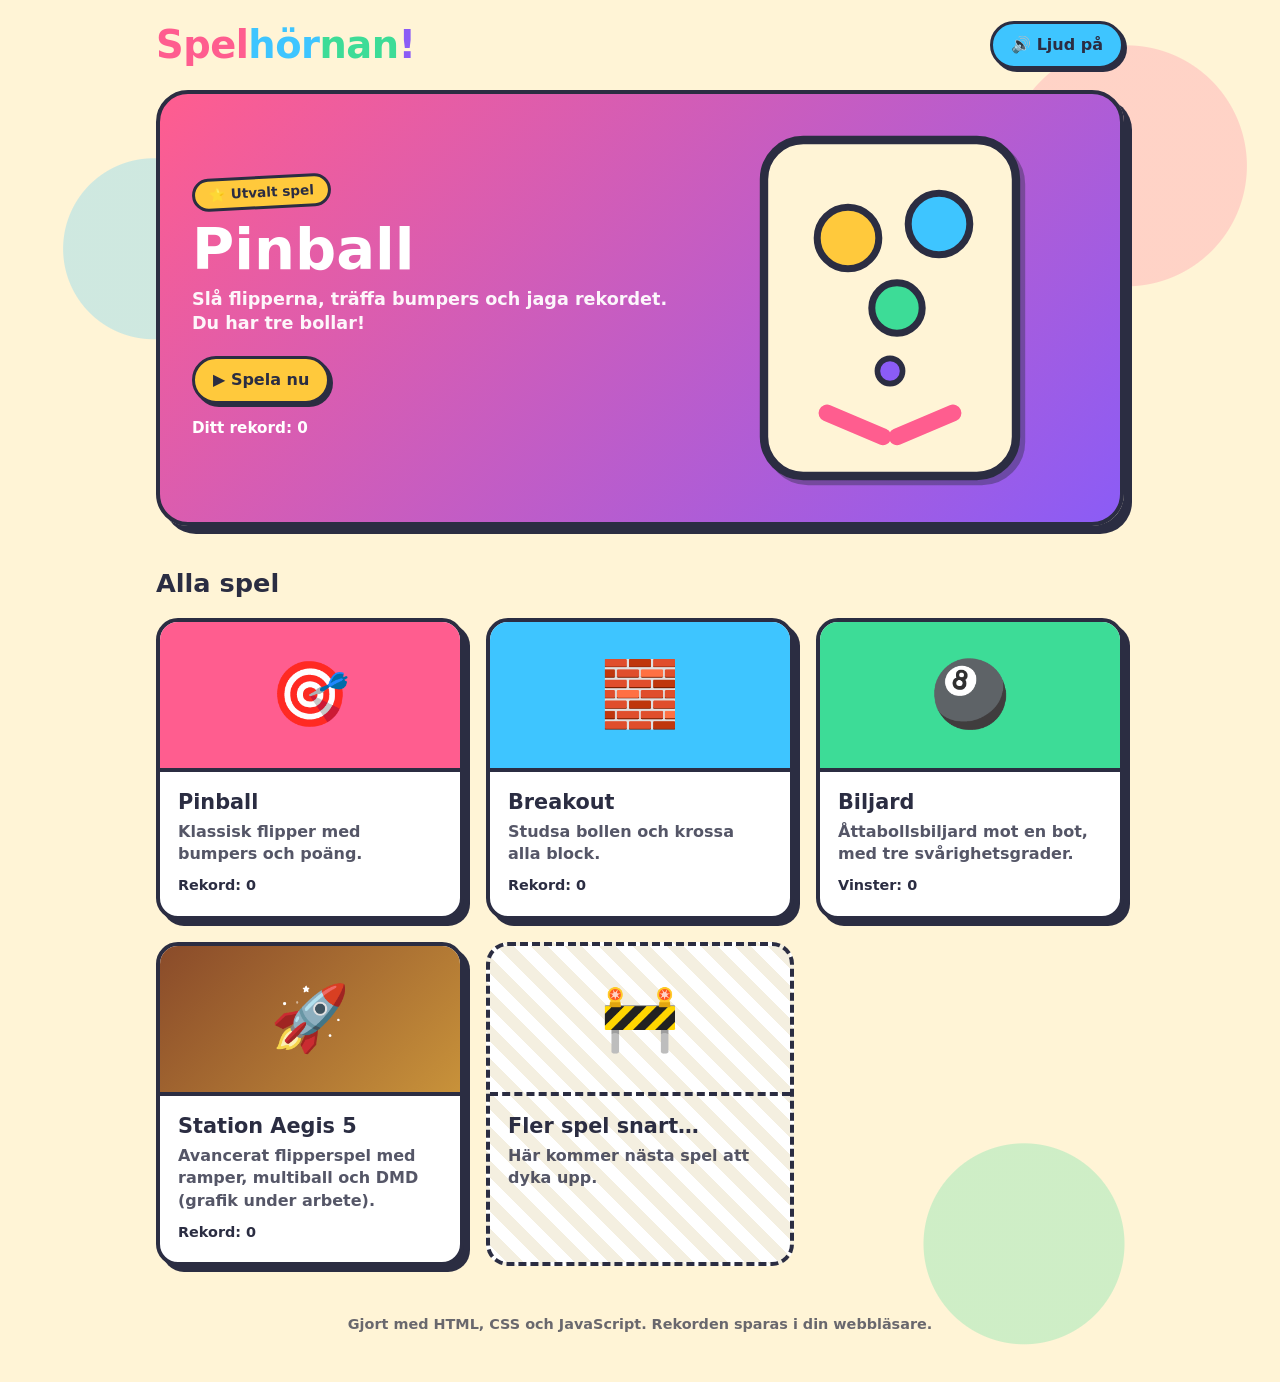
<file: index.html>
<!doctype html>
<html lang="sv">
<head>
  <meta charset="utf-8">
  <meta name="viewport" content="width=device-width, initial-scale=1">
  <title>Spelhörnan</title>
  <meta name="description" content="Spela roliga spel direkt i webbläsaren.">
  <link rel="stylesheet" href="css/style.css">
</head>
<body>
  <div class="wrap">
    <header class="site-header">
      <a class="logo" href="index.html" aria-label="Spelhörnan"><span>Spel</span><span>hör</span><span>nan</span><span>!</span></a>
      <button class="btn blue" data-mute type="button">🔊 Ljud på</button>
    </header>

    <main>
      <section class="hero">
        <div>
          <span class="tag">⭐ Utvalt spel</span>
          <h1>Pinball</h1>
          <p>Slå flipperna, träffa bumpers och jaga rekordet. Du har tre bollar!</p>
          <a class="btn" href="games/pinball.html">▶ Spela nu</a>
          <div class="best">Ditt rekord: <b data-best="pinball-best">0</b></div>
        </div>
        <svg viewBox="0 0 200 260" aria-hidden="true">
          <rect x="10" y="10" width="180" height="240" rx="28" fill="#fff4d6" stroke="#2b2d42" stroke-width="6"/>
          <circle cx="70" cy="80" r="22" fill="#ffc93c" stroke="#2b2d42" stroke-width="5"/>
          <circle cx="135" cy="70" r="22" fill="#3ec5ff" stroke="#2b2d42" stroke-width="5"/>
          <circle cx="105" cy="130" r="18" fill="#3ddc97" stroke="#2b2d42" stroke-width="5"/>
          <line x1="55" y1="205" x2="95" y2="222" stroke="#ff5d8f" stroke-width="12" stroke-linecap="round"/>
          <line x1="145" y1="205" x2="105" y2="222" stroke="#ff5d8f" stroke-width="12" stroke-linecap="round"/>
          <circle cx="100" cy="175" r="9" fill="#8b5cf6" stroke="#2b2d42" stroke-width="4"/>
        </svg>
      </section>

      <h2 class="section-title">Alla spel</h2>
      <div class="grid">
        <a class="card" href="games/pinball.html">
          <div class="thumb" style="background:var(--pink)">🎯</div>
          <div class="body">
            <h3>Pinball</h3>
            <p>Klassisk flipper med bumpers och poäng.</p>
            <div class="best">Rekord: <b data-best="pinball-best">0</b></div>
          </div>
        </a>
        <a class="card" href="games/breakout.html">
          <div class="thumb" style="background:var(--blue)">🧱</div>
          <div class="body">
            <h3>Breakout</h3>
            <p>Studsa bollen och krossa alla block.</p>
            <div class="best">Rekord: <b data-best="breakout-best">0</b></div>
          </div>
        </a>
        <a class="card" href="games/billiard.html">
          <div class="thumb" style="background:var(--green)">🎱</div>
          <div class="body">
            <h3>Biljard</h3>
            <p>Åttabollsbiljard mot en bot, med tre svårighetsgrader.</p>
            <div class="best">Vinster: <b data-best="billiard-total">0</b></div>
          </div>
        </a>
        <a class="card" href="games/aegis5.html">
          <div class="thumb" style="background:linear-gradient(135deg,#8a4b2a,#c8923a)">🚀</div>
          <div class="body">
            <h3>Station Aegis 5</h3>
            <p>Avancerat flipperspel med ramper, multiball och DMD (grafik under arbete).</p>
            <div class="best">Rekord: <b data-best="aegis5-best">0</b></div>
          </div>
        </a>
        <div class="card soon">
          <div class="thumb">🚧</div>
          <div class="body">
            <h3>Fler spel snart…</h3>
            <p>Här kommer nästa spel att dyka upp.</p>
          </div>
        </div>
      </div>
    </main>

    <footer>Gjort med HTML, CSS och JavaScript. Rekorden sparas i din webbläsare.</footer>
  </div>
  <script src="js/common.js"></script>
</body>
</html>
</file>
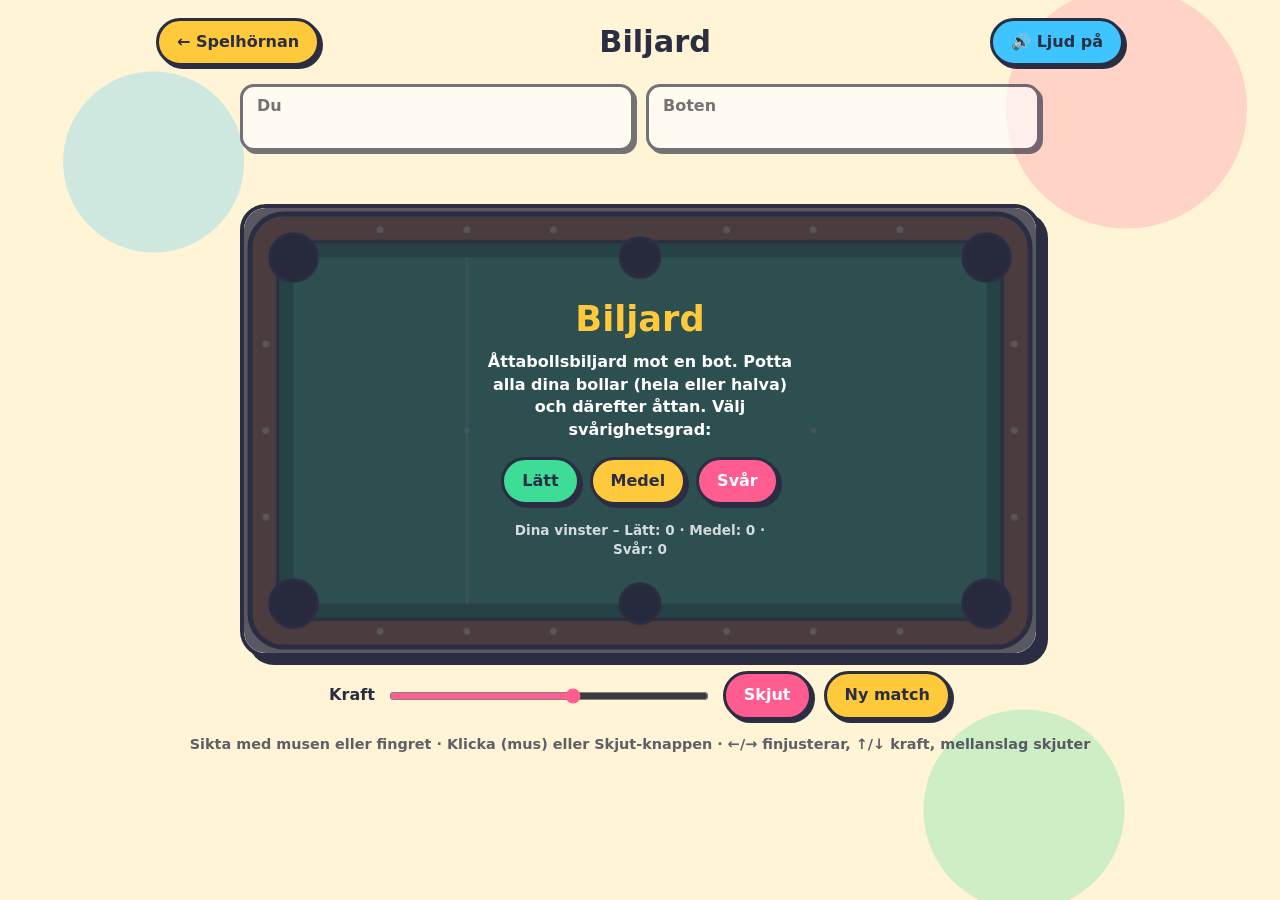
<file: games/billiard.html>
<!doctype html>
<html lang="sv">
<head>
  <meta charset="utf-8">
  <meta name="viewport" content="width=device-width, initial-scale=1, user-scalable=no">
  <title>Biljard – Spelhörnan</title>
  <link rel="stylesheet" href="../css/style.css">
</head>
<body>
  <div class="wrap">
    <header class="site-header">
      <a class="btn" href="../index.html">← Spelhörnan</a>
      <h1 class="game-title">Biljard</h1>
      <button class="btn blue" data-mute type="button">🔊 Ljud på</button>
    </header>

    <main class="game-layout" style="--stage-w: 800px">
      <div class="players">
        <div class="player" id="p0"><div class="pname" id="n0">Du</div><div class="minis" id="g0"></div></div>
        <div class="player" id="p1"><div class="pname" id="n1">Boten</div><div class="minis" id="g1"></div></div>
      </div>
      <div class="status" id="status">&nbsp;</div>

      <div class="stage">
        <canvas id="board" width="800" height="450"></canvas>
        <div class="overlay" id="overlay">
          <h2 id="ovTitle">Biljard</h2>
          <p id="ovText">Åttabollsbiljard mot en bot. Potta alla dina bollar (hela eller halva) och därefter åttan. Välj svårighetsgrad:</p>
          <div class="levels">
            <button class="btn green" data-level="easy" type="button">Lätt</button>
            <button class="btn" data-level="medium" type="button">Medel</button>
            <button class="btn pink" data-level="hard" type="button">Svår</button>
          </div>
          <p id="ovWins" class="small"></p>
        </div>
      </div>

      <div class="controls">
        <label for="power">Kraft</label>
        <input type="range" id="power" min="5" max="100" value="60">
        <button class="btn pink" id="shoot" type="button">Skjut</button>
        <button class="btn" id="newMatch" type="button">Ny match</button>
      </div>

      <p class="hint">Sikta med musen eller fingret · Klicka (mus) eller Skjut-knappen · ←/→ finjusterar, ↑/↓ kraft, mellanslag skjuter</p>
    </main>
  </div>
  <script src="../js/common.js"></script>
  <script src="../js/billiard-engine.js"></script>
  <script src="../js/billiard.js"></script>
</body>
</html>
</file>
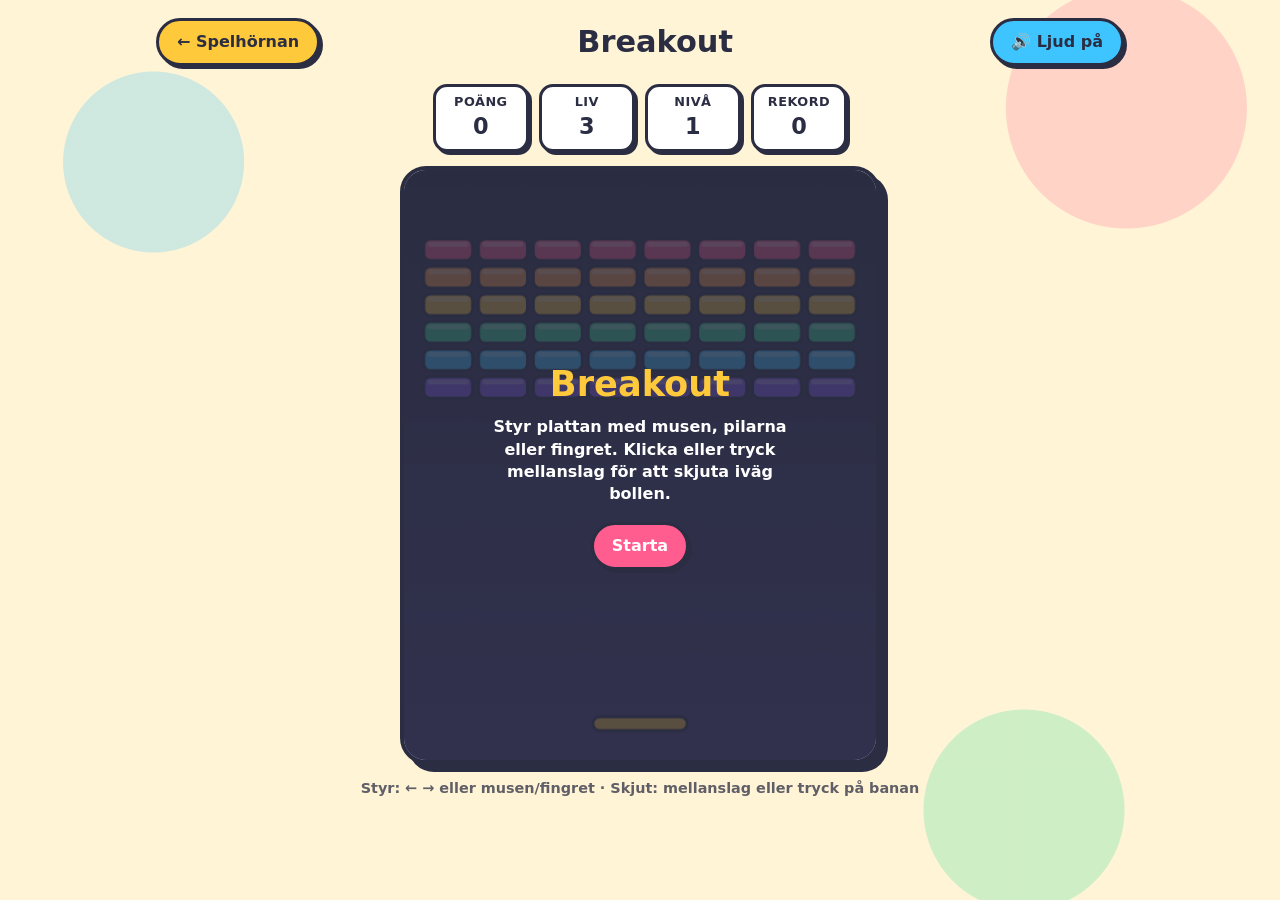
<file: games/breakout.html>
<!doctype html>
<html lang="sv">
<head>
  <meta charset="utf-8">
  <meta name="viewport" content="width=device-width, initial-scale=1, user-scalable=no">
  <title>Breakout – Spelhörnan</title>
  <link rel="stylesheet" href="../css/style.css">
</head>
<body>
  <div class="wrap">
    <header class="site-header">
      <a class="btn" href="../index.html">← Spelhörnan</a>
      <h1 class="game-title">Breakout</h1>
      <button class="btn blue" data-mute type="button">🔊 Ljud på</button>
    </header>

    <main class="game-layout" style="--stage-w: 480px">
      <div class="hud">
        <div class="pill">Poäng<b id="score">0</b></div>
        <div class="pill">Liv<b id="lives">3</b></div>
        <div class="pill">Nivå<b id="level">1</b></div>
        <div class="pill">Rekord<b id="best">0</b></div>
      </div>

      <div class="stage">
        <canvas id="board" width="480" height="600"></canvas>
        <div class="overlay" id="overlay">
          <h2 id="ovTitle">Breakout</h2>
          <p id="ovText">Styr plattan med musen, pilarna eller fingret. Klicka eller tryck mellanslag för att skjuta iväg bollen.</p>
          <button class="btn pink" id="start" type="button">Starta</button>
        </div>
      </div>

      <p class="hint">Styr: ← → eller musen/fingret · Skjut: mellanslag eller tryck på banan</p>
    </main>
  </div>
  <script src="../js/common.js"></script>
  <script src="../js/breakout.js"></script>
</body>
</html>
</file>
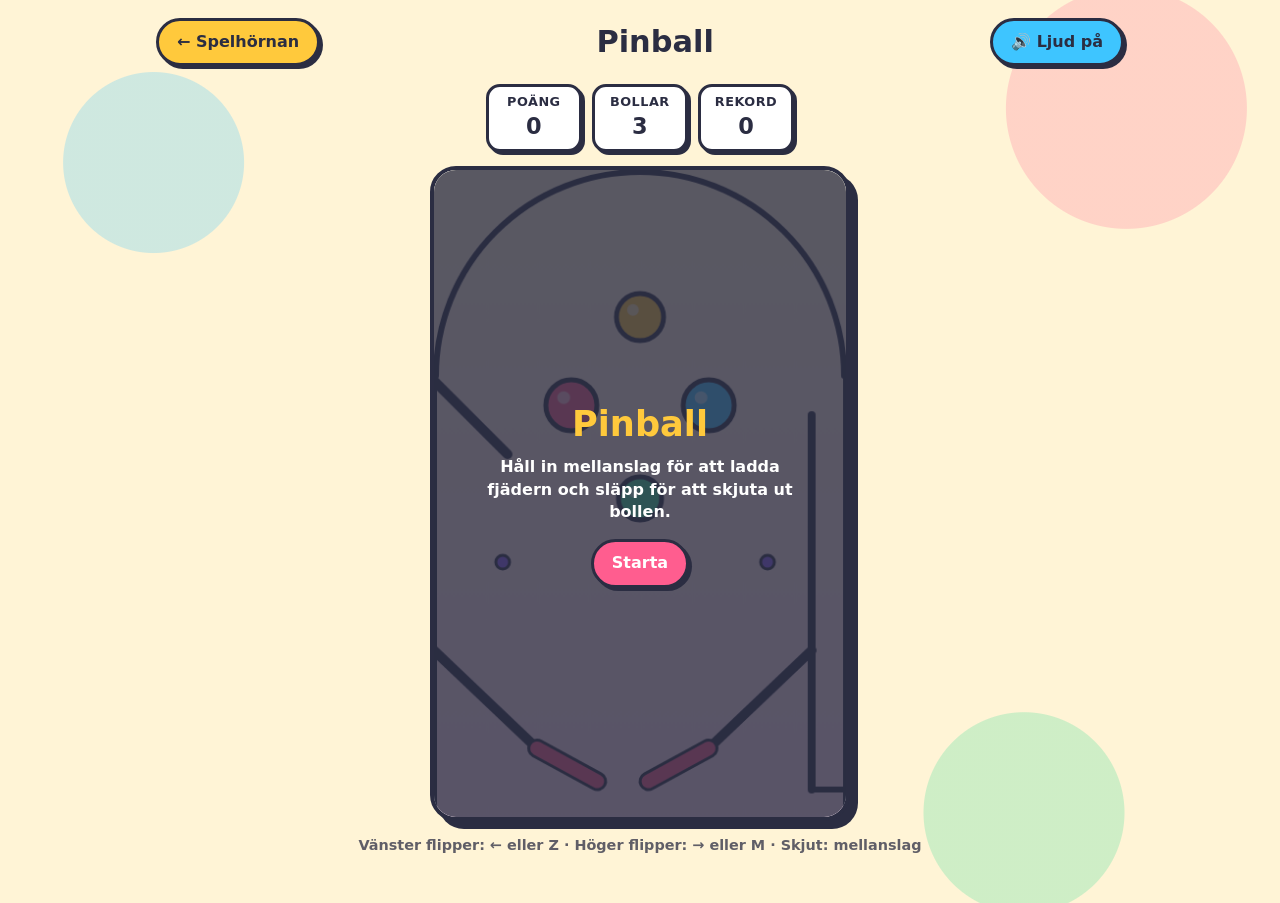
<file: games/pinball.html>
<!doctype html>
<html lang="sv">
<head>
  <meta charset="utf-8">
  <meta name="viewport" content="width=device-width, initial-scale=1, user-scalable=no">
  <title>Pinball – Spelhörnan</title>
  <link rel="stylesheet" href="../css/style.css">
</head>
<body>
  <div class="wrap">
    <header class="site-header">
      <a class="btn" href="../index.html">← Spelhörnan</a>
      <h1 class="game-title">Pinball</h1>
      <button class="btn blue" data-mute type="button">🔊 Ljud på</button>
    </header>

    <main class="game-layout" style="--stage-w: 420px">
      <div class="hud">
        <div class="pill">Poäng<b id="score">0</b></div>
        <div class="pill">Bollar<b id="balls">3</b></div>
        <div class="pill">Rekord<b id="best">0</b></div>
      </div>

      <div class="stage">
        <canvas id="board" width="420" height="660"></canvas>
        <div class="overlay" id="overlay">
          <h2 id="ovTitle">Pinball</h2>
          <p id="ovText">Håll in mellanslag för att ladda fjädern och släpp för att skjuta ut bollen.</p>
          <button class="btn pink" id="start" type="button">Starta</button>
        </div>
      </div>

      <div class="touch">
        <button class="btn green" id="tLeft" type="button">◀ Vänster</button>
        <button class="btn pink" id="tLaunch" type="button">Skjut</button>
        <button class="btn green" id="tRight" type="button">Höger ▶</button>
      </div>

      <p class="hint">Vänster flipper: ← eller Z · Höger flipper: → eller M · Skjut: mellanslag</p>
    </main>
  </div>
  <script src="../js/common.js"></script>
  <script src="../js/pinball.js"></script>
</body>
</html>
</file>
<file: css/style.css>
:root {
  --ink: #2b2d42;
  --bg: #fff4d6;
  --card: #ffffff;
  --pink: #ff5d8f;
  --yellow: #ffc93c;
  --blue: #3ec5ff;
  --green: #3ddc97;
  --purple: #8b5cf6;
  --radius: 22px;
  --shadow: 6px 6px 0 var(--ink);
}

* { box-sizing: border-box; }

body {
  margin: 0;
  min-height: 100vh;
  background:
    radial-gradient(circle at 12% 18%, rgba(62, 197, 255, .25) 0 90px, transparent 91px),
    radial-gradient(circle at 88% 12%, rgba(255, 93, 143, .22) 0 120px, transparent 121px),
    radial-gradient(circle at 80% 90%, rgba(61, 220, 151, .25) 0 100px, transparent 101px),
    var(--bg);
  color: var(--ink);
  font-family: ui-rounded, "Nunito", "Segoe UI", system-ui, sans-serif;
  font-weight: 700;
  line-height: 1.4;
}

a { color: inherit; }

.wrap { max-width: 1000px; margin: 0 auto; padding: 0 16px 48px; }

/* ---------- Header ---------- */
.site-header {
  display: flex;
  align-items: center;
  justify-content: space-between;
  gap: 12px;
  padding: 18px 0;
}

.logo {
  font-size: clamp(1.6rem, 5vw, 2.4rem);
  font-weight: 900;
  text-decoration: none;
  letter-spacing: -.5px;
}
.logo span:nth-child(1) { color: var(--pink); }
.logo span:nth-child(2) { color: var(--blue); }
.logo span:nth-child(3) { color: var(--green); }
.logo span:nth-child(4) { color: var(--purple); }

.btn {
  display: inline-flex;
  align-items: center;
  justify-content: center;
  gap: 8px;
  padding: 10px 18px;
  font: inherit;
  font-weight: 900;
  color: var(--ink);
  background: var(--yellow);
  border: 3px solid var(--ink);
  border-radius: 999px;
  box-shadow: 3px 3px 0 var(--ink);
  cursor: pointer;
  text-decoration: none;
  user-select: none;
  touch-action: manipulation;
  transition: transform .08s, box-shadow .08s;
}
.btn:hover { transform: translate(-1px, -1px); box-shadow: 4px 4px 0 var(--ink); }
.btn:active, .btn.down { transform: translate(3px, 3px); box-shadow: 0 0 0 var(--ink); }
.btn.pink { background: var(--pink); color: #fff; }
.btn.blue { background: var(--blue); }
.btn.green { background: var(--green); }

/* ---------- Startsida ---------- */
.hero {
  display: grid;
  grid-template-columns: 1.2fr 1fr;
  gap: 24px;
  align-items: center;
  padding: 32px;
  background: linear-gradient(135deg, var(--pink), var(--purple));
  color: #fff;
  border: 4px solid var(--ink);
  border-radius: 32px;
  box-shadow: 8px 8px 0 var(--ink);
  overflow: hidden;
}
.hero .tag {
  display: inline-block;
  padding: 4px 14px;
  background: var(--yellow);
  color: var(--ink);
  border: 3px solid var(--ink);
  border-radius: 999px;
  font-size: .85rem;
  font-weight: 900;
  transform: rotate(-3deg);
}
.hero h1 { margin: 12px 0 8px; font-size: clamp(2.2rem, 7vw, 3.6rem); line-height: 1; }
.hero p { margin: 0 0 20px; font-size: 1.1rem; opacity: .95; }
.hero .best { margin-top: 14px; font-size: .95rem; }
.hero svg { width: 100%; max-width: 280px; justify-self: center; filter: drop-shadow(5px 5px 0 rgba(43, 45, 66, .4)); }

h2.section-title { margin: 40px 0 16px; font-size: 1.6rem; }

.grid {
  display: grid;
  grid-template-columns: repeat(auto-fill, minmax(260px, 1fr));
  gap: 22px;
}

.card {
  display: flex;
  flex-direction: column;
  background: var(--card);
  border: 4px solid var(--ink);
  border-radius: var(--radius);
  box-shadow: var(--shadow);
  overflow: hidden;
  text-decoration: none;
  transition: transform .12s, box-shadow .12s;
}
a.card:hover { transform: translate(-3px, -3px) rotate(-.6deg); box-shadow: 9px 9px 0 var(--ink); }
.card .thumb {
  display: grid;
  place-items: center;
  height: 150px;
  font-size: 4rem;
  border-bottom: 4px solid var(--ink);
}
.card .body { padding: 16px 18px 20px; }
.card h3 { margin: 0 0 4px; font-size: 1.3rem; }
.card p { margin: 0 0 10px; font-weight: 600; opacity: .8; }
.card .best { font-size: .9rem; }
.card.soon { background: repeating-linear-gradient(45deg, #fff, #fff 12px, #f4efe0 12px, #f4efe0 24px); border-style: dashed; box-shadow: none; }
.card.soon .thumb { border-bottom-style: dashed; }

footer { margin-top: 48px; text-align: center; opacity: .7; font-size: .9rem; }

/* ---------- Spelsidor ---------- */
.game-title { margin: 0; font-size: clamp(1.3rem, 4vw, 1.9rem); }

.game-layout { display: grid; justify-items: center; gap: 14px; }

.hud {
  display: flex;
  flex-wrap: wrap;
  justify-content: center;
  gap: 10px;
}
.hud .pill {
  min-width: 96px;
  padding: 6px 14px;
  text-align: center;
  background: #fff;
  border: 3px solid var(--ink);
  border-radius: 14px;
  box-shadow: 3px 3px 0 var(--ink);
  font-size: .8rem;
  text-transform: uppercase;
  letter-spacing: .5px;
}
.hud .pill b { display: block; font-size: 1.4rem; letter-spacing: 0; }

.stage {
  position: relative;
  width: min(100%, var(--stage-w, 420px));
  border: 4px solid var(--ink);
  border-radius: 26px;
  box-shadow: 8px 8px 0 var(--ink);
  overflow: hidden;
  background: #fff;
  line-height: 0;
}
.stage canvas { width: 100%; height: auto; display: block; touch-action: none; }

.overlay {
  position: absolute;
  inset: 0;
  display: flex;
  flex-direction: column;
  align-items: center;
  justify-content: center;
  gap: 8px;
  padding: 20px;
  text-align: center;
  line-height: 1.4;
  background: rgba(43, 45, 66, .78);
  color: #fff;
}
.overlay[hidden] { display: none; }
.overlay h2 { margin: 0; font-size: 2.2rem; color: var(--yellow); }
.overlay p { margin: 0 0 8px; max-width: 28ch; }

.touch { display: none; gap: 10px; width: min(100%, var(--stage-w, 420px)); }
.touch .btn { flex: 1; padding: 18px 8px; font-size: 1.1rem; }
@media (hover: none) and (pointer: coarse) { .touch { display: flex; } }

.hint { margin: 0; text-align: center; font-size: .9rem; opacity: .75; }

@media (max-width: 700px) {
  .hero { grid-template-columns: 1fr; padding: 24px; text-align: center; }
  .hero svg { order: -1; max-width: 180px; }
}

/* ---------- Biljard ---------- */
.players { display: grid; grid-template-columns: 1fr 1fr; gap: 12px; width: min(100%, var(--stage-w, 800px)); }
.player {
  padding: 8px 14px;
  background: #fff;
  border: 3px solid var(--ink);
  border-radius: 14px;
  box-shadow: 3px 3px 0 var(--ink);
  opacity: .65;
}
.player.active { opacity: 1; background: var(--yellow); }
.pname { font-weight: 900; margin-bottom: 4px; }
.minis { display: flex; flex-wrap: wrap; gap: 4px; min-height: 18px; font-size: .85rem; }
.mb { width: 18px; height: 18px; border-radius: 50%; border: 2px solid var(--ink); background: var(--c); }
.mb.stripe { background: linear-gradient(#fff 0 25%, var(--c) 25% 75%, #fff 75%); }
.mb.out { opacity: .2; }
.status { min-height: 1.5em; font-size: 1.05rem; text-align: center; }
.controls { display: flex; align-items: center; gap: 12px; flex-wrap: wrap; justify-content: center; width: min(100%, var(--stage-w, 800px)); }
.controls input[type=range] { flex: 1; min-width: 140px; max-width: 320px; accent-color: var(--pink); }
.levels { display: flex; gap: 10px; flex-wrap: wrap; justify-content: center; }
.overlay .small { font-size: .85rem; opacity: .8; margin-top: 8px; }
@media (max-width: 560px) { .players { grid-template-columns: 1fr; } }
</file>
